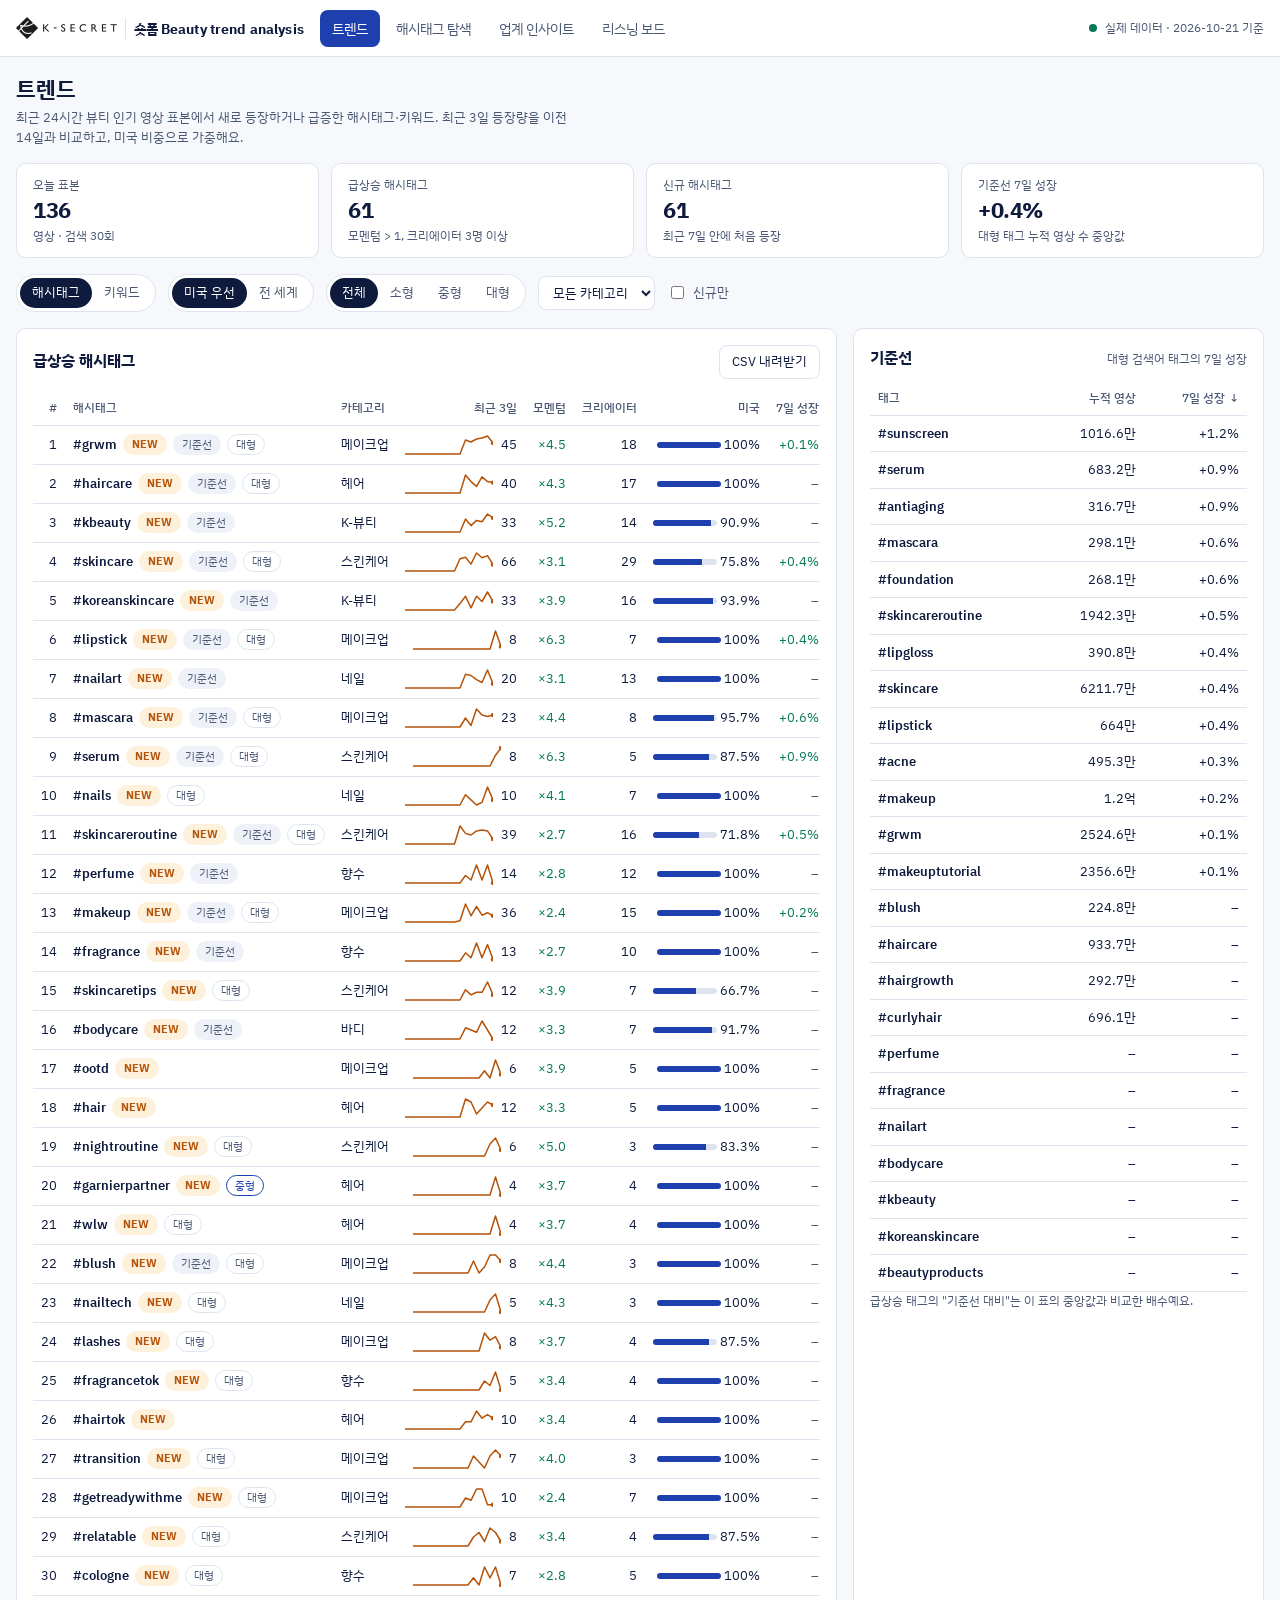
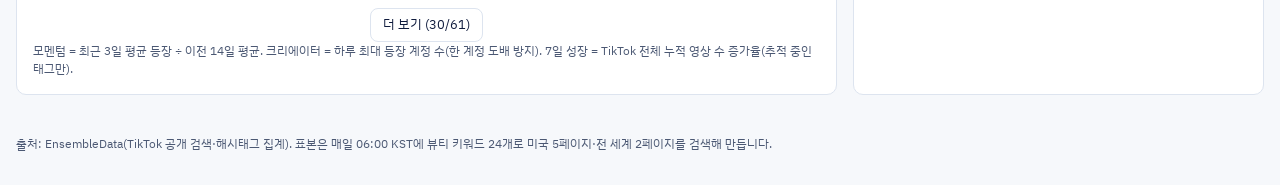
<file: index.html>
<!doctype html>
<html lang="ko">
<head>
  <meta charset="utf-8">
  <meta name="viewport" content="width=device-width, initial-scale=1, viewport-fit=cover">
  <title>케이시크릿 숏폼 Beauty trend analysis</title>
  <link rel="icon" type="image/png" href="assets/ksecret-mark.png">
  <link rel="preconnect" href="https://fonts.googleapis.com">
  <link rel="stylesheet" href="https://fonts.googleapis.com/css2?family=IBM+Plex+Sans+KR:wght@400;500;700&display=swap">
  <link rel="stylesheet" href="style.css">
  <script type="module" src="trends.js"></script>
</head>
<body>
  <div id="shell"></div>
  <main class="wrap page">
    <div id="banner" class="banner" role="note" hidden></div>

    <div class="page-head">
      <div>
        <h1>트렌드</h1>
        <p>최근 24시간 뷰티 인기 영상 표본에서 새로 등장하거나 급증한 해시태그·키워드. 최근 3일 등장량을 이전 14일과 비교하고, 미국 비중으로 가중해요.</p>
      </div>
    </div>

    <section class="kpis" id="kpis" aria-label="요약"></section>

    <section class="filters" aria-label="필터">
      <fieldset class="seg"><legend>대상</legend>
        <label><input id="tTags" type="radio" name="target" value="tags" checked><span>해시태그</span></label>
        <label><input id="tKw" type="radio" name="target" value="keywords"><span>키워드</span></label>
      </fieldset>
      <fieldset class="seg"><legend>지역 가중</legend>
        <label><input id="gUs" type="radio" name="geo" value="us" checked><span>미국 우선</span></label>
        <label><input id="gAll" type="radio" name="geo" value="all"><span>전 세계</span></label>
      </fieldset>
      <fieldset class="seg"><legend>규모</legend>
        <label><input id="sAll" type="radio" name="size" value="" checked><span>전체</span></label>
        <label><input id="sS" type="radio" name="size" value="소형"><span>소형</span></label>
        <label><input id="sM" type="radio" name="size" value="중형"><span>중형</span></label>
        <label><input id="sL" type="radio" name="size" value="대형"><span>대형</span></label>
      </fieldset>
      <label for="cat" class="sr">카테고리</label>
      <select id="cat" class="select"><option value="">모든 카테고리</option></select>
      <label class="check"><input id="onlyNew" type="checkbox"> 신규만</label>
    </section>

    <div class="grid-2">
      <section class="card">
        <div class="card-head">
          <h2 id="rankTitle">급상승 해시태그</h2>
          <button id="csv" class="btn" type="button">CSV</button>
        </div>
        <div id="rank" class="table-wrap"></div>
        <p class="hint">모멘텀 = 최근 3일 평균 등장 ÷ 이전 14일 평균. 크리에이터 = 하루 최대 등장 계정 수(한 계정 도배 방지). 7일 성장 = TikTok 전체 누적 영상 수 증가율(추적 중인 태그만).</p>
      </section>
      <section class="card">
        <div class="card-head">
          <h2>기준선</h2>
          <p class="hint">대형 검색어 태그의 7일 성장</p>
        </div>
        <div id="baseline" class="table-wrap"></div>
        <p class="hint">급상승 태그의 "기준선 대비"는 이 표의 중앙값과 비교한 배수예요.</p>
      </section>
    </div>
  </main>
  <footer class="wrap foot">출처: EnsembleData(TikTok 공개 검색·해시태그 집계). 표본은 매일 06:00 KST에 뷰티 키워드 24개로 미국 5페이지·전 세계 2페이지를 검색해 만듭니다.</footer>
</body>
</html>
</file>
<file: style.css>
/* 레이아웃: 상단 내비 + 필터 막대 + 밀집 격자(KPI → 차트 → 표). 데이터 밀집형 대시보드.
   색: 남색 기본, 호박색은 '신규/급상승' 강조에만. 증가/감소는 의미색(초록/빨강)을 별도로 쓴다. */
:root {
  --bg: #f6f8fb;
  --surface: #ffffff;
  --surface-2: #eef2f8;
  --ink: #0f1b3d;
  --muted: #4b5873;
  --line: #dde4ef;
  --primary: #1e40af;
  --on-primary: #ffffff;
  --highlight: #b45309;
  --highlight-bg: #fdf1dc;
  --up: #047857;
  --down: #b91c1c;
  --warn-bg: #fff4d6;
  --warn-ink: #6b4e00;
  --c1: #1e40af; --c2: #c2410c; --c3: #0f766e; --c4: #7c3aed; --c5: #be185d; --c6: #4d7c0f; --c7: #0369a1; --c8: #a16207;
  --font: "IBM Plex Sans KR", "Apple SD Gothic Neo", "Malgun Gothic", system-ui, sans-serif;
  --radius: 10px;
  --logo-filter: none; /* 검은 로고: 다크 모드에서 반전 */
  --space-1: 4px; --space-2: 8px; --space-3: 12px; --space-4: 16px; --space-5: 24px;
}
@media (prefers-color-scheme: dark) {
  :root:not([data-theme="light"]) {
    --bg: #0d1220; --surface: #151c2e; --surface-2: #1c2539; --ink: #e6ebf5; --muted: #a3afc6; --line: #2a3550;
    --primary: #8fb0ff; --on-primary: #0d1220; --highlight: #f5b04c; --highlight-bg: #3a2a10; --up: #34d399; --down: #f87171;
    --warn-bg: #3a3218; --warn-ink: #f3d68a;
    --c1: #8fb0ff; --c2: #fb923c; --c3: #2dd4bf; --c4: #b794f6; --c5: #f472b6; --c6: #a3e635; --c7: #38bdf8; --c8: #facc15;
    --logo-filter: invert(1);
    color-scheme: dark;
  }
}
:root[data-theme="dark"] {
  --bg: #0d1220; --surface: #151c2e; --surface-2: #1c2539; --ink: #e6ebf5; --muted: #a3afc6; --line: #2a3550;
  --primary: #8fb0ff; --on-primary: #0d1220; --highlight: #f5b04c; --highlight-bg: #3a2a10; --up: #34d399; --down: #f87171;
  --warn-bg: #3a3218; --warn-ink: #f3d68a;
  --c1: #8fb0ff; --c2: #fb923c; --c3: #2dd4bf; --c4: #b794f6; --c5: #f472b6; --c6: #a3e635; --c7: #38bdf8; --c8: #facc15;
    --logo-filter: invert(1);
  color-scheme: dark;
}

* { box-sizing: border-box; }
body { margin: 0; background: var(--bg); color: var(--ink); font: 15px/1.5 var(--font); }
a { color: var(--primary); }
.wrap { max-width: 1280px; margin-inline: auto; padding-inline: var(--space-4); }
h1, h2, h3 { text-wrap: balance; margin: 0; }
h1 { font-size: 22px; letter-spacing: -0.01em; }
h2 { font-size: 16px; }
h3 { font-size: 14px; }
.num, td.num, th.num { text-align: right; font-variant-numeric: tabular-nums; }
.muted { color: var(--muted); }
.sr { position: absolute; width: 1px; height: 1px; overflow: hidden; clip: rect(0 0 0 0); white-space: nowrap; }
:focus-visible { outline: 2px solid var(--primary); outline-offset: 2px; }

/* ---- 상단 내비 ---- */
.topbar { background: var(--surface); border-bottom: 1px solid var(--line); }
.topbar .wrap { display: flex; align-items: center; gap: var(--space-4); min-height: 56px; flex-wrap: wrap; padding-block: var(--space-2); }
.brand { display: flex; align-items: center; gap: var(--space-2); font-weight: 700; color: var(--ink); text-decoration: none; }
.brand img { height: 24px; width: auto; display: block; filter: var(--logo-filter); }
.brand-name { padding-left: var(--space-2); border-left: 1px solid var(--line); font-size: 14px; letter-spacing: 0.01em; }
@media (max-width: 480px) { .brand-name { font-size: 12px; } }
.nav { display: flex; gap: var(--space-1); flex-wrap: wrap; }
.nav a { padding: 8px 12px; border-radius: 8px; color: var(--muted); text-decoration: none; font-size: 14px; min-height: 36px; display: inline-flex; align-items: center; transition: background-color .15s, color .15s; }
.nav a:hover { background: var(--surface-2); color: var(--ink); }
.nav a[aria-current="page"] { background: var(--primary); color: var(--on-primary); }
.datastatus { margin-left: auto; font-size: 12px; color: var(--muted); display: flex; align-items: center; gap: var(--space-2); }
.dot-live { width: 8px; height: 8px; border-radius: 50%; background: var(--up); }
.dot-sample { width: 8px; height: 8px; border-radius: 50%; background: var(--highlight); }

.banner { background: var(--warn-bg); color: var(--warn-ink); border-radius: var(--radius); padding: 10px 14px; font-size: 14px; display: flex; gap: var(--space-3); align-items: center; flex-wrap: wrap; }
.banner[hidden] { display: none; }
.banner button { margin-left: auto; }

.page { display: grid; gap: var(--space-4); padding-block: var(--space-4) 40px; }
.page-head { display: flex; justify-content: space-between; align-items: flex-end; gap: var(--space-3); flex-wrap: wrap; }
.page-head p { margin: 2px 0 0; color: var(--muted); font-size: 13px; max-width: 70ch; }

/* ---- 필터 ---- */
.filters { display: flex; gap: var(--space-2) var(--space-3); flex-wrap: wrap; align-items: center; }
.seg { display: inline-flex; border: 1px solid var(--line); border-radius: 999px; padding: 3px; margin: 0; background: var(--surface); }
.seg legend { position: absolute; width: 1px; height: 1px; overflow: hidden; clip: rect(0 0 0 0); }
.seg label { position: relative; }
.seg input { position: absolute; opacity: 0; inset: 0; margin: 0; cursor: pointer; }
.seg span { display: block; padding: 5px 12px; border-radius: 999px; font-size: 13px; color: var(--muted); cursor: pointer; transition: background-color .15s, color .15s; }
.seg input:checked + span { background: var(--ink); color: var(--surface); }
.seg input:focus-visible + span { outline: 2px solid var(--primary); outline-offset: 2px; }
.select, .search { font: inherit; font-size: 13px; color: var(--ink); background: var(--surface); border: 1px solid var(--line); border-radius: 8px; padding: 6px 10px; min-height: 34px; }
.search { min-width: 0; width: 100%; }
.check { display: inline-flex; align-items: center; gap: 6px; font-size: 13px; color: var(--muted); cursor: pointer; }

/* ---- KPI ---- */
.kpis { display: grid; grid-template-columns: repeat(auto-fit, minmax(160px, 1fr)); gap: var(--space-3); }
.kpis.six { grid-template-columns: repeat(3, minmax(0, 1fr)); }
.kpis.eight { grid-template-columns: repeat(4, minmax(0, 1fr)); }
@media (max-width: 600px) { .kpis.six, .kpis.eight { grid-template-columns: repeat(2, minmax(0, 1fr)); } }
.kpi { background: var(--surface); border: 1px solid var(--line); border-radius: var(--radius); padding: var(--space-3) var(--space-4); min-width: 0; }
.kpi .label { color: var(--muted); font-size: 12px; }
.kpi .value { font-size: 22px; font-weight: 700; letter-spacing: -0.02em; font-variant-numeric: tabular-nums; }
.kpi .note { color: var(--muted); font-size: 12px; }

/* ---- 카드·격자 ---- */
.card { background: var(--surface); border: 1px solid var(--line); border-radius: var(--radius); padding: var(--space-4); min-width: 0; }
.card-head { display: flex; justify-content: space-between; align-items: baseline; gap: var(--space-2); flex-wrap: wrap; margin-bottom: var(--space-3); }
.hint { color: var(--muted); font-size: 12px; margin: 0; }
.grid-2 { display: grid; grid-template-columns: minmax(0, 2fr) minmax(0, 1fr); gap: var(--space-4); }
.grid-cards { display: grid; grid-template-columns: repeat(auto-fill, minmax(240px, 1fr)); gap: var(--space-3); }
@media (max-width: 900px) { .grid-2 { grid-template-columns: minmax(0, 1fr); } }
.chart-wrap { position: relative; height: 300px; }

/* ---- 버튼 ---- */
.btn { border: 1px solid var(--line); background: var(--surface); color: var(--ink); border-radius: 8px; padding: 6px 12px; font: inherit; font-size: 13px; cursor: pointer; min-height: 34px; transition: border-color .15s, background-color .15s; }
.btn:hover { border-color: var(--primary); }

/* ---- 표 ---- */
.table-wrap { overflow-x: auto; }
table { width: 100%; border-collapse: collapse; font-size: 13px; }
th, td { text-align: left; padding: 8px; border-bottom: 1px solid var(--line); white-space: nowrap; vertical-align: middle; }
th { color: var(--muted); font-weight: 500; font-size: 12px; position: sticky; top: 0; background: var(--surface); }
th button { all: unset; cursor: pointer; display: inline-flex; gap: 4px; align-items: center; }
th button:focus-visible { outline: 2px solid var(--primary); outline-offset: 2px; border-radius: 4px; }
th[aria-sort="descending"] button::after { content: "↓"; }
th[aria-sort="ascending"] button::after { content: "↑"; }
tbody tr { transition: background-color .15s; }
tbody tr:hover { background: var(--surface-2); }
.tag { font-weight: 600; color: var(--ink); text-decoration: none; }
.tag:hover { color: var(--primary); text-decoration: underline; }

/* ---- 칩·배지 ---- */
.chip { display: inline-flex; align-items: center; gap: 4px; padding: 1px 8px; border-radius: 999px; font-size: 11px; border: 1px solid var(--line); color: var(--muted); white-space: nowrap; }
.chip.new { background: var(--highlight-bg); color: var(--highlight); border-color: transparent; font-weight: 700; }
.chip.base { background: var(--surface-2); color: var(--muted); border-color: transparent; }
.chip.size-소형 { color: var(--up); border-color: currentColor; }
.chip.size-중형 { color: var(--primary); border-color: currentColor; }
.chip.size-대형 { color: var(--muted); }
.chips { display: flex; gap: 6px; flex-wrap: wrap; }
td .chips { flex-wrap: nowrap; align-items: center; }
.more { display: flex; justify-content: center; margin-top: var(--space-3); }
.up { color: var(--up); }
.down { color: var(--down); }
.bar { width: 64px; height: 6px; background: var(--line); border-radius: 3px; overflow: hidden; display: inline-block; vertical-align: middle; }
.bar > i { display: block; height: 100%; background: var(--primary); }
.spark { display: block; color: var(--primary); }
.spark.hot { color: var(--highlight); }

/* ---- 목록(탐색) ---- */
.list { list-style: none; margin: 0; padding: 0; max-height: 640px; overflow: auto; }
.list li a { display: flex; justify-content: space-between; gap: var(--space-2); padding: 8px 6px; border-bottom: 1px solid var(--line); color: var(--ink); text-decoration: none; font-size: 13px; transition: background-color .15s; }
.list li a:hover, .list li a[aria-current="true"] { background: var(--surface-2); }
.list li a[aria-current="true"] { box-shadow: inset 3px 0 0 var(--primary); }
.videos { display: grid; gap: var(--space-2); }
.video { display: grid; grid-template-columns: minmax(0, 1fr) auto; gap: var(--space-2); padding: var(--space-2) 0; border-bottom: 1px solid var(--line); font-size: 13px; }
.video .desc { color: var(--muted); overflow: hidden; text-overflow: ellipsis; white-space: nowrap; }
.empty { color: var(--muted); font-size: 13px; padding: var(--space-4) 0; text-align: center; }

.foot { color: var(--muted); font-size: 12px; padding-block: 0 32px; }
code { font-size: 12px; background: var(--surface-2); padding: 1px 5px; border-radius: 4px; }

@media (prefers-reduced-motion: reduce) { * { transition: none !important; animation: none !important; } }
</file>
